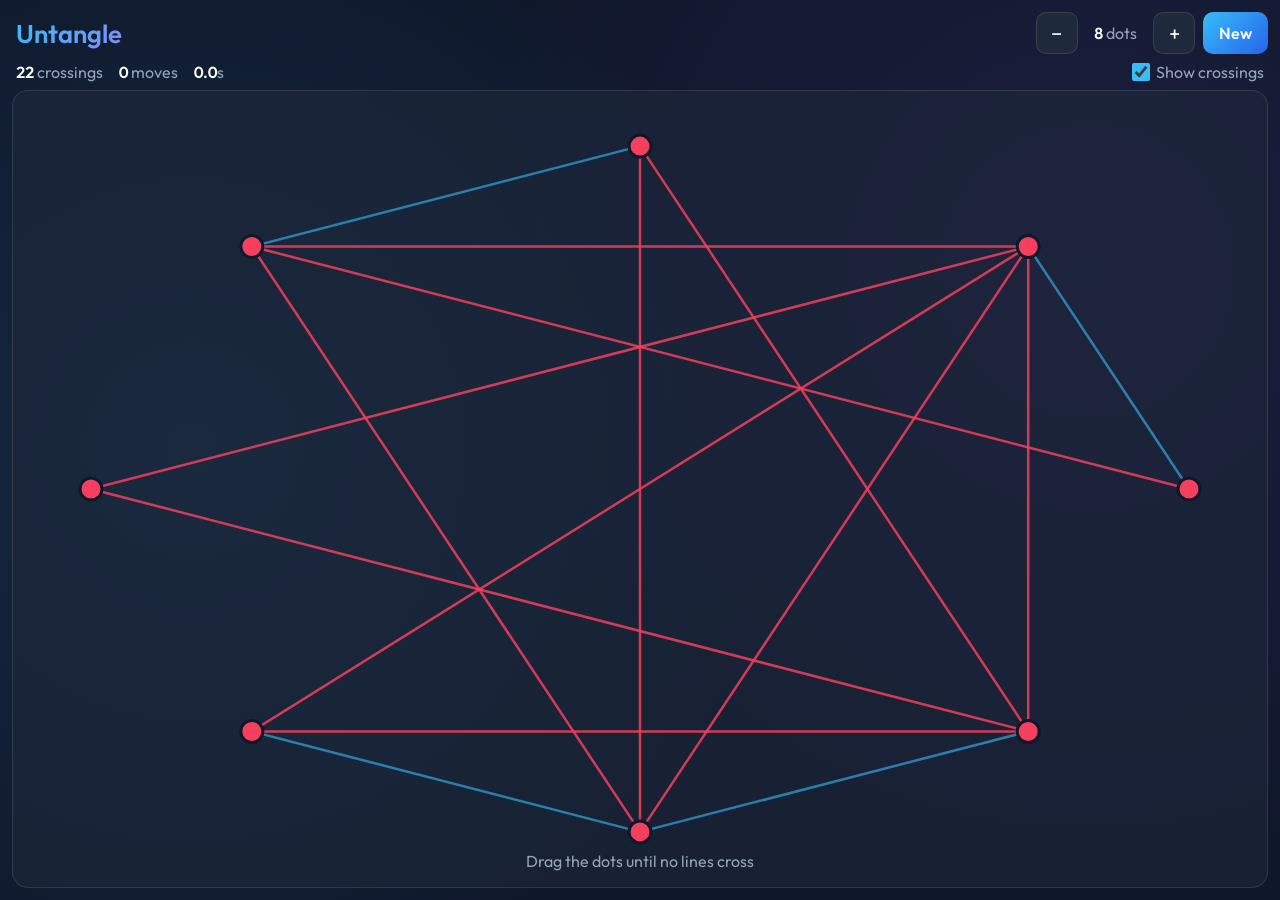
<file: index.html>
<!DOCTYPE html>
<html lang="en">

<head>
    <meta charset="UTF-8">
    <meta name="viewport" content="width=device-width, initial-scale=1, viewport-fit=cover">
    <meta name="theme-color" content="#0f172a">
    <meta name="description" content="Untangle the graph: drag the dots until no lines cross.">
    <title>Untangle</title>
    <link rel="icon" href="data:image/svg+xml,%3Csvg xmlns='http://www.w3.org/2000/svg' viewBox='0 0 32 32'%3E%3Cg stroke='%2338bdf8' stroke-width='2.5'%3E%3Cpath d='M7 8 25 24M7 24 25 8'/%3E%3C/g%3E%3Cg fill='%2338bdf8'%3E%3Ccircle cx='7' cy='8' r='4'/%3E%3Ccircle cx='25' cy='24' r='4'/%3E%3Ccircle cx='7' cy='24' r='4'/%3E%3Ccircle cx='25' cy='8' r='4'/%3E%3C/g%3E%3C/svg%3E">
    <link rel="preconnect" href="https://fonts.googleapis.com">
    <link rel="preconnect" href="https://fonts.gstatic.com" crossorigin>
    <link href="https://fonts.googleapis.com/css2?family=Outfit:wght@400;600&display=swap" rel="stylesheet">
    <link rel="stylesheet" href="style.css">
</head>

<body>
    <header class="bar">
        <h1>Untangle</h1>
        <div class="size" role="group" aria-label="Number of dots">
            <button id="fewer" aria-label="Fewer dots">&minus;</button>
            <span class="size-label"><b id="size">8</b><span class="unit"> dots</span></span>
            <button id="more" aria-label="More dots">+</button>
        </div>
        <button id="new" class="primary">New</button>
    </header>

    <div class="stats">
        <span><b id="crossings">0</b> <span id="crossings-label">crossings</span></span>
        <span><b id="moves">0</b> <span id="moves-label">moves</span></span>
        <span><b id="time">0.0</b>s</span>
        <label class="toggle"><input type="checkbox" id="hints" checked> Show crossings</label>
    </div>

    <main id="board">
        <svg id="graph" aria-label="Puzzle board">
            <g id="links"></g>
            <g id="nodes"></g>
        </svg>
        <p id="hint">Drag the dots until no lines cross</p>
        <div id="win" role="status" hidden>
            <p><strong>Untangled!</strong> <span id="win-stats"></span></p>
            <button id="next" class="primary">Next</button>
        </div>
    </main>

    <script src="game.js"></script>
</body>

</html>
</file>
<file: style.css>
:root {
    --bg: #0f172a;
    --panel: #1e293b;
    --border: rgba(255, 255, 255, 0.1);
    --text: #f8fafc;
    --muted: #94a3b8;
    --blue: #38bdf8;
    --red: #f43f5e;
    --green: #4ade80;
}

* {
    box-sizing: border-box;
}

html,
body {
    margin: 0;
    height: 100%;
}

body {
    display: flex;
    flex-direction: column;
    height: 100vh;
    height: 100dvh;
    padding: env(safe-area-inset-top) env(safe-area-inset-right) env(safe-area-inset-bottom) env(safe-area-inset-left);
    overflow: hidden;
    background:
        radial-gradient(circle at 15% 50%, rgba(56, 189, 248, 0.12), transparent 50%),
        radial-gradient(circle at 85% 30%, rgba(139, 92, 246, 0.1), transparent 50%),
        var(--bg);
    color: var(--text);
    font-family: 'Outfit', system-ui, sans-serif;
    -webkit-tap-highlight-color: transparent;
}

/* ---------- Header ---------- */

.bar {
    display: flex;
    align-items: center;
    gap: 0.5rem;
    padding: 0.75rem 0.75rem 0.25rem;
}

h1 {
    margin: 0 auto 0 0.25rem;
    font-size: 1.6rem;
    font-weight: 600;
    background: linear-gradient(135deg, #38bdf8, #818cf8);
    -webkit-background-clip: text;
    background-clip: text;
    color: transparent;
}

button {
    min-width: 42px;
    min-height: 42px;
    padding: 0 1rem;
    border: 1px solid var(--border);
    border-radius: 10px;
    background: var(--panel);
    color: var(--text);
    font: inherit;
    font-size: 1rem;
    cursor: pointer;
    touch-action: manipulation;
}

button:hover:not(:disabled) {
    border-color: var(--blue);
}

button:disabled {
    opacity: 0.4;
    cursor: default;
}

button.primary {
    border: 0;
    background: linear-gradient(135deg, #38bdf8, #2563eb);
    font-weight: 600;
}

.size {
    display: flex;
    align-items: center;
    gap: 0.25rem;
}

.size button {
    padding: 0;
    font-size: 1.3rem;
    line-height: 1;
}

.size-label {
    min-width: 4.2em;
    text-align: center;
    color: var(--muted);
}

.size-label b,
.stats b {
    color: var(--text);
    font-weight: 600;
    font-variant-numeric: tabular-nums;
}

.stats {
    display: flex;
    flex-wrap: wrap;
    align-items: center;
    gap: 0.25rem 1rem;
    padding: 0.25rem 1rem 0.5rem;
    color: var(--muted);
}

.toggle {
    display: flex;
    align-items: center;
    gap: 0.4rem;
    margin-left: auto;
    cursor: pointer;
}

.toggle input {
    width: 1.1rem;
    height: 1.1rem;
    margin: 0;
    accent-color: var(--blue);
}

/* ---------- Board ---------- */

#board {
    position: relative;
    flex: 1;
    min-height: 0;
    margin: 0 0.75rem 0.75rem;
    overflow: hidden;
    border: 1px solid var(--border);
    border-radius: 16px;
    background: rgba(30, 41, 59, 0.6);
    touch-action: none;
    user-select: none;
    -webkit-user-select: none;
    transition: border-color 0.3s;
}

#graph {
    position: absolute;
    inset: 0;
    width: 100%;
    height: 100%;
}

line {
    stroke: var(--blue);
    stroke-width: 2.5;
    stroke-linecap: round;
    opacity: 0.6;
}

line.crossed {
    stroke: var(--red);
    opacity: 0.85;
}

circle {
    fill: var(--blue);
    stroke: var(--bg);
    stroke-width: 3;
    cursor: grab;
}

circle.crossed {
    fill: var(--red);
}

circle.neighbor {
    fill: #fff;
}

circle.active {
    fill: #fff;
    stroke: var(--blue);
}

#board.dragging,
#board.dragging circle {
    cursor: grabbing;
}

#board.solved {
    border-color: var(--green);
}

#board.solved line {
    stroke: var(--green);
    opacity: 0.85;
}

#board.solved circle {
    fill: var(--green);
    cursor: default;
}

#hint {
    position: absolute;
    inset: auto 0 1rem;
    margin: 0;
    text-align: center;
    color: var(--muted);
    pointer-events: none;
    transition: opacity 0.4s;
}

#hint.gone {
    opacity: 0;
}

#win {
    position: absolute;
    left: 50%;
    bottom: 1rem;
    display: flex;
    flex-wrap: wrap;
    justify-content: center;
    align-items: center;
    gap: 0.5rem 1rem;
    width: max-content;
    max-width: calc(100% - 2rem);
    padding: 0.6rem 0.6rem 0.6rem 1.1rem;
    border: 1px solid var(--green);
    border-radius: 14px;
    background: var(--panel);
    box-shadow: 0 8px 32px rgba(0, 0, 0, 0.4);
    transform: translateX(-50%);
    animation: pop 0.35s ease-out;
}

#win[hidden] {
    display: none;
}

#win p {
    margin: 0;
    color: var(--muted);
}

#win strong {
    color: var(--green);
}

@keyframes pop {
    from {
        opacity: 0;
        transform: translate(-50%, 1rem);
    }
}

/* ---------- Small phones ---------- */

@media (max-width: 380px) {
    h1 {
        font-size: 1.3rem;
    }

    .bar {
        gap: 0.35rem;
    }

    button {
        min-width: 38px;
        min-height: 38px;
        padding: 0 0.8rem;
    }

    .size-label {
        min-width: 2em;
    }

    .size-label .unit {
        display: none;
    }

    .stats {
        gap: 0.25rem 0.75rem;
        font-size: 0.9rem;
    }
}
</file>
